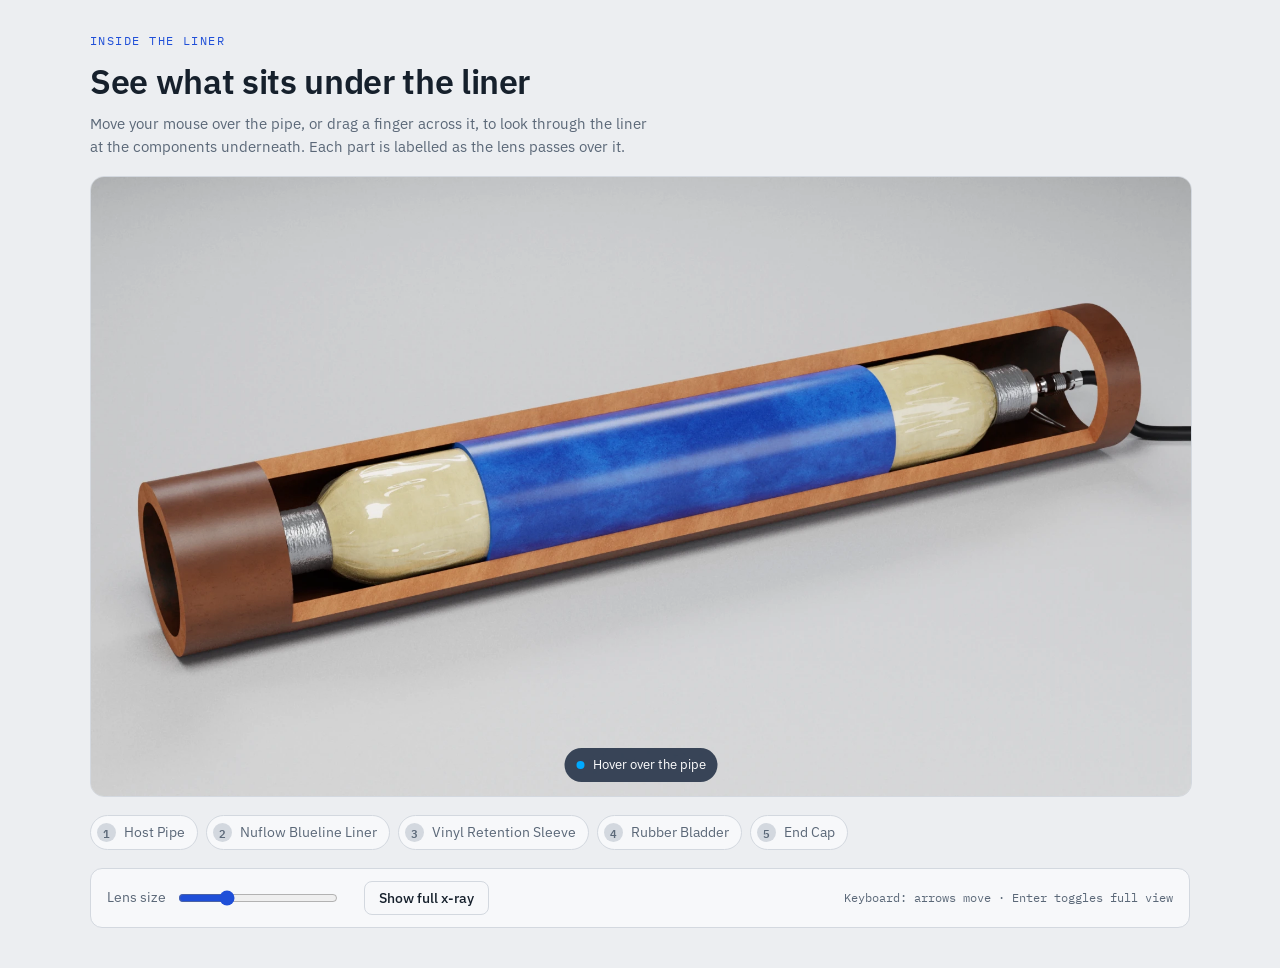
<file: liner-xray/index.html>
<!doctype html>
<html lang="en-AU">
<head>
<meta charset="utf-8">
<meta name="viewport" content="width=device-width, initial-scale=1, viewport-fit=cover">
<meta name="description" content="Move over the pipe cutaway to x-ray through the Nuflow Blueline Liner and see the components underneath.">
<title>Liner X-Ray View</title>
<link rel="preconnect" href="https://fonts.googleapis.com">
<link rel="preconnect" href="https://fonts.gstatic.com" crossorigin>
<link rel="stylesheet" href="https://fonts.googleapis.com/css2?family=IBM+Plex+Mono:wght@400;500&family=IBM+Plex+Sans:wght@400;500;600&display=swap">
<style>
  /* Layout: one centred stage (the render) with a slim caption above and controls below. */
  :root {
    --bg: #eceef1;
    --surface: #f7f8fa;
    --fg: #16202c;
    --muted: #5b6878;
    --line: #d3d8df;
    --accent: #1f4fd8;
    --scan: 0, 170, 255;
    --font-body: "IBM Plex Sans", system-ui, -apple-system, "Segoe UI", sans-serif;
    --font-mono: "IBM Plex Mono", ui-monospace, "Cascadia Mono", Consolas, monospace;
  }
  @media (prefers-color-scheme: dark) {
    :root:not([data-theme="light"]) {
      --bg: #10151c; --surface: #18202a; --fg: #e6ebf2; --muted: #93a0b2;
      --line: #2a3442; --accent: #6f95ff; color-scheme: dark;
    }
  }
  :root[data-theme="dark"] {
    --bg: #10151c; --surface: #18202a; --fg: #e6ebf2; --muted: #93a0b2;
    --line: #2a3442; --accent: #6f95ff; color-scheme: dark;
  }

  html, body { background: var(--bg); color: var(--fg); }
  body { font-family: var(--font-body); font-size: 15px; line-height: 1.5; }

  .wrap {
    max-width: 1100px; margin: 0 auto;
    padding-block: 32px 40px;
    padding-left: max(16px, env(safe-area-inset-left, 0px));
    padding-right: max(16px, env(safe-area-inset-right, 0px));
    display: grid; gap: 18px;
  }

  header { display: grid; gap: 6px; }
  .eyebrow {
    font-family: var(--font-mono); font-size: 12px; letter-spacing: .12em;
    text-transform: uppercase; color: var(--accent);
  }
  h1 { margin: 0; font-size: clamp(24px, 3.4vw, 34px); font-weight: 600; letter-spacing: -.01em; text-wrap: balance; }
  header p { margin: 0; color: var(--muted); max-width: 62ch; }

  /* Stage */
  .stage {
    position: relative; width: 100%; max-width: 100%;
    aspect-ratio: 2000 / 1125;
    border-radius: 14px; overflow: hidden;
    background: #e9e9e9;
    border: 1px solid var(--line);
    cursor: none; touch-action: none; user-select: none; -webkit-user-select: none;
    -webkit-tap-highlight-color: transparent;
    outline: none;
  }
  .stage:focus-visible { box-shadow: 0 0 0 3px var(--bg), 0 0 0 5px var(--accent); }
  .stage img {
    position: absolute; inset: 0; width: 100%; height: 100%;
    object-fit: cover; display: block; pointer-events: none; -webkit-user-drag: none;
  }
  .xray { clip-path: circle(0px at 50% 50%); will-change: clip-path; }

  /* Lens ring drawn over the reveal */
  .lens {
    position: absolute; left: 0; top: 0; width: 0; height: 0;
    border-radius: 50%; pointer-events: none; opacity: 0;
    transition: opacity .2s ease;
    box-shadow:
      0 0 0 1.5px rgba(255,255,255,.9),
      0 0 0 3px rgba(var(--scan), .55),
      0 8px 28px rgba(10, 30, 60, .28),
      inset 0 0 36px rgba(var(--scan), .28);
    overflow: hidden;
    will-change: transform, width, height;
  }
  .lens.on { opacity: 1; }
  .lens::before {               /* scanlines */
    content: ""; position: absolute; inset: -20% 0;
    background: repeating-linear-gradient(180deg, rgba(var(--scan), .10) 0 1px, transparent 1px 4px);
    animation: scan 2.4s linear infinite;
  }
  .lens::after {                /* crosshair ticks */
    content: ""; position: absolute; inset: 0;
    background:
      linear-gradient(rgba(255,255,255,.85), rgba(255,255,255,.85)) center top / 1.5px 10px no-repeat,
      linear-gradient(rgba(255,255,255,.85), rgba(255,255,255,.85)) center bottom / 1.5px 10px no-repeat,
      linear-gradient(rgba(255,255,255,.85), rgba(255,255,255,.85)) left center / 10px 1.5px no-repeat,
      linear-gradient(rgba(255,255,255,.85), rgba(255,255,255,.85)) right center / 10px 1.5px no-repeat;
  }
  @keyframes scan { from { transform: translateY(-8%); } to { transform: translateY(8%); } }

  .tag {
    position: absolute; left: 0; top: 0; pointer-events: none;
    font-family: var(--font-mono); font-size: 11px; font-weight: 500; letter-spacing: .14em;
    color: #fff; background: rgba(12, 28, 52, .78);
    padding: 3px 7px; border-radius: 4px; white-space: nowrap;
    opacity: 0; transition: opacity .2s ease;
  }
  .tag.on { opacity: 1; }

  .hint {
    position: absolute; left: 50%; bottom: 14px; transform: translateX(-50%);
    display: inline-flex; align-items: center; gap: 8px;
    font-size: 13px; color: #fff; background: rgba(12, 28, 52, .78);
    padding: 7px 12px; border-radius: 999px; pointer-events: none;
    transition: opacity .3s ease; white-space: nowrap;
  }
  .hint .dot { width: 8px; height: 8px; border-radius: 50%; background: rgb(var(--scan)); animation: pulse 1.6s ease-in-out infinite; }
  .hint.gone { opacity: 0; }
  @keyframes pulse { 50% { transform: scale(1.6); opacity: .4; } }

  /* Controls */
  .controls {
    display: flex; flex-wrap: wrap; align-items: center; gap: 12px 24px;
    padding: 12px 16px; border: 1px solid var(--line); border-radius: 12px; background: var(--surface);
  }
  .controls label { display: inline-flex; align-items: center; gap: 10px; font-size: 14px; color: var(--muted); }
  .controls input[type=range] { width: 160px; max-width: 40vw; accent-color: var(--accent); }
  .btn {
    font: 500 14px/1 var(--font-body); color: var(--fg); background: transparent;
    border: 1px solid var(--line); border-radius: 8px; padding: 9px 14px; cursor: pointer;
  }
  .btn:hover { border-color: var(--accent); color: var(--accent); }
  .btn:focus-visible { outline: 2px solid var(--accent); outline-offset: 2px; }
  .btn[aria-pressed="true"] { background: var(--accent); border-color: var(--accent); color: #fff; }
  .keys { margin-left: auto; font-family: var(--font-mono); font-size: 12px; color: var(--muted); }
  @media (max-width: 640px) { .keys { display: none; } .stage { border-radius: 10px; } }
  @media (hover: none) { .stage { cursor: default; } }

  /* Callouts: anchor dot on the part, leader line, label chip */
  .leaders {
    position: absolute; inset: 0; width: 100%; height: 100%; pointer-events: none;
    filter: drop-shadow(0 0 1.5px rgba(8, 20, 40, .7));
  }
  .leaders line { stroke: #fff; stroke-width: 1.5; vector-effect: non-scaling-stroke; opacity: 0; transition: opacity .2s ease; }
  .leaders line.on { opacity: .95; }
  .pin {
    position: absolute; width: 10px; height: 10px; margin: -5px 0 0 -5px; border-radius: 50%;
    background: #fff; pointer-events: none;
    box-shadow: 0 0 0 2px rgb(var(--scan)), 0 0 0 4px rgba(8, 20, 40, .3);
    opacity: 0; transform: scale(.3); transition: opacity .2s ease, transform .2s ease;
  }
  .callout {
    position: absolute; transform: translate(-50%, -50%) scale(.92); pointer-events: none;
    display: inline-flex; align-items: center; gap: 7px; white-space: nowrap;
    font-size: 13px; font-weight: 500; color: #fff;
    background: rgba(12, 28, 52, .86); padding: 5px 10px 5px 5px; border-radius: 6px;
    box-shadow: 0 4px 14px rgba(8, 20, 40, .25);
    opacity: 0; transition: opacity .2s ease, transform .2s ease;
  }
  .pin.on, .callout.on { opacity: 1; }
  .pin.on { transform: scale(1); }
  .callout.on { transform: translate(-50%, -50%) scale(1); }
  .num {
    display: inline-grid; place-items: center; width: 19px; height: 19px; border-radius: 50%;
    background: rgb(var(--scan)); color: #04203a; font: 600 11px/1 var(--font-mono);
    font-variant-numeric: tabular-nums;
  }
  .stage.compact .callout { padding: 3px; gap: 0; }
  .stage.compact .callout .name { display: none; }

  /* Key under the stage, lit for parts currently in view */
  .legend {
    list-style: none; margin: 0; padding: 0;
    display: flex; flex-wrap: wrap; gap: 8px;
  }
  .legend li {
    display: inline-flex; align-items: center; gap: 8px;
    padding: 6px 12px 6px 6px; border-radius: 999px;
    border: 1px solid var(--line); background: var(--surface); color: var(--muted);
    font-size: 14px; transition: border-color .2s ease, color .2s ease, background .2s ease;
  }
  .legend li .num { background: var(--line); color: var(--muted); transition: background .2s ease, color .2s ease; }
  .legend li.lit { border-color: rgb(var(--scan)); color: var(--fg); }
  .legend li.lit .num { background: rgb(var(--scan)); color: #04203a; }

  @media (prefers-reduced-motion: reduce) {
    .lens::before, .hint .dot { animation: none; }
    .pin, .callout, .leaders line, .legend li { transition: none; }
  }
</style>

<style>
  :root { color-scheme: light; padding-top: env(safe-area-inset-top, 0px); padding-bottom: env(safe-area-inset-bottom, 0px); }
  body { margin: 0; -webkit-text-size-adjust: 100%; }
  img { max-width: 100%; }
  [hidden] { display: none !important; }

  /* Embed mode (?embed): no heading, no outer padding, transparent page so it sits on the host site */
  html.embed header { display: none; }
  html.embed .wrap { max-width: none; padding: 2px; }
  html.embed, html.embed body { background: transparent; }
</style>
<script>
  // ?embed hides the heading; ?theme=light|dark forces a theme (embed defaults to light).
  (function () {
    var q = new URLSearchParams(location.search), root = document.documentElement;
    var embed = q.has('embed'), theme = q.get('theme');
    if (embed) root.classList.add('embed');
    if (theme === 'light' || theme === 'dark') root.setAttribute('data-theme', theme);
    else if (embed) root.setAttribute('data-theme', 'light');
  })();
</script>
</head>
<body>
<div class="wrap">
  <header>
    <span class="eyebrow">Inside the liner</span>
    <h1>See what sits under the liner</h1>
    <p>Move your mouse over the pipe, or drag a finger across it, to look through the liner at the components underneath. Each part is labelled as the lens passes over it.</p>
  </header>

  <div class="stage" id="stage" tabindex="0" role="img"
       aria-label="Cutaway of a host pipe with a liner on an inflatable packer. Move the lens over the liner to reveal the components underneath.">
    <img src="liner-outer.webp" alt="" draggable="false">
    <img class="xray" id="xray" src="liner-xray.webp" alt="" draggable="false">
    <svg class="leaders" id="leaders" viewBox="0 0 2000 1125" preserveAspectRatio="none" aria-hidden="true"></svg>
    <div class="lens" id="lens"></div>
    <div id="pins" aria-hidden="true"></div>
    <div class="tag" id="tag">X-RAY</div>
    <div class="hint" id="hint"><span class="dot"></span><span id="hintText">Hover over the pipe</span></div>
  </div>

  <ol class="legend" id="legend" aria-label="Components"></ol>

  <div class="controls">
    <label for="size">Lens size <input id="size" type="range" min="8" max="40" value="17"></label>
    <button class="btn" id="full" type="button" aria-pressed="false">Show full x-ray</button>
    <span class="keys">Keyboard: arrows move · Enter toggles full view</span>
  </div>
</div>

<script>
(() => {
  const stage = document.getElementById('stage');
  const xray  = document.getElementById('xray');
  const lens  = document.getElementById('lens');
  const tag   = document.getElementById('tag');
  const hint  = document.getElementById('hint');
  const size  = document.getElementById('size');
  const fullBtn = document.getElementById('full');
  const reduce = matchMedia('(prefers-reduced-motion: reduce)').matches;
  if (matchMedia('(hover: none)').matches) document.getElementById('hintText').textContent = 'Drag across the pipe';

  // Positions are fractions of the stage; radius is a fraction of stage width.
  let tx = .5, ty = .5, x = .5, y = .5;
  let r = 0, tr = 0;
  let base = +size.value / 100;
  let active = false, full = false, raf = 0;

  const FULL_R = 1.25; // enough to cover the whole frame from any point

  // Components: anchor point on the part and label position, in render pixels (2000 x 1125).
  const PARTS = [
    { name: 'Host Pipe',              a: [300, 600],  l: [250, 930] },
    { name: 'Nuflow Blueline Liner',  a: [740, 600],  l: [560, 300] },
    { name: 'Vinyl Retention Sleeve', a: [790, 560],  l: [1000, 210] },
    { name: 'Rubber Bladder',         a: [1100, 515], l: [1130, 840] },
    { name: 'End Cap',                a: [1675, 390], l: [1640, 140] },
  ];
  const W0 = 2000, H0 = 1125, NS = 'http://www.w3.org/2000/svg';
  const svg = document.getElementById('leaders');
  const pinsEl = document.getElementById('pins');
  const legend = document.getElementById('legend');
  PARTS.forEach((p, i) => {
    const n = i + 1;
    p.line = document.createElementNS(NS, 'line');
    p.line.setAttribute('x1', p.a[0]); p.line.setAttribute('y1', p.a[1]);
    p.line.setAttribute('x2', p.l[0]); p.line.setAttribute('y2', p.l[1]);
    svg.appendChild(p.line);
    p.pin = document.createElement('div'); p.pin.className = 'pin';
    p.pin.style.left = (p.a[0] / W0 * 100) + '%'; p.pin.style.top = (p.a[1] / H0 * 100) + '%';
    p.label = document.createElement('div'); p.label.className = 'callout';
    p.label.style.left = (p.l[0] / W0 * 100) + '%'; p.label.style.top = (p.l[1] / H0 * 100) + '%';
    p.label.innerHTML = `<span class="num">${n}</span><span class="name">${p.name}</span>`;
    pinsEl.append(p.pin, p.label);
    p.key = document.createElement('li');
    p.key.innerHTML = `<span class="num">${n}</span>${p.name}`;
    legend.appendChild(p.key);
    p.shown = null;
  });

  function target() { tr = full ? FULL_R : (active ? base : 0); kick(); }

  function point(e) {
    const b = stage.getBoundingClientRect();
    tx = Math.min(1, Math.max(0, (e.clientX - b.left) / b.width));
    ty = Math.min(1, Math.max(0, (e.clientY - b.top) / b.height));
  }

  function draw() {
    const w = stage.clientWidth, h = stage.clientHeight;
    const X = x * w, Y = y * h, R = Math.max(0, r * w);
    xray.style.clipPath = `circle(${R.toFixed(1)}px at ${X.toFixed(1)}px ${Y.toFixed(1)}px)`;
    const showRing = R > 2 && !full;
    lens.classList.toggle('on', showRing);
    tag.classList.toggle('on', showRing && R > 28);
    lens.style.width = lens.style.height = (2 * R) + 'px';
    lens.style.transform = `translate(${X - R}px, ${Y - R}px)`;
    tag.style.transform = `translate(${X + R * .62}px, ${Y - R * .9}px)`;

    // A part is labelled while its anchor sits inside the lens, or always in full view.
    stage.classList.toggle('compact', w < 640);
    const fullView = full && r > 1;
    for (const p of PARTS) {
      const dx = p.a[0] / W0 * w - X, dy = p.a[1] / H0 * h - Y;
      const on = fullView || (R > 12 && Math.hypot(dx, dy) < R * .9);
      if (on === p.shown) continue;
      p.shown = on;
      p.line.classList.toggle('on', on);
      p.pin.classList.toggle('on', on);
      p.label.classList.toggle('on', on);
      p.key.classList.toggle('lit', on);
    }
  }

  function step() {
    const k = reduce ? 1 : .22, kr = reduce ? 1 : (full ? .09 : .18);
    x += (tx - x) * k; y += (ty - y) * k; r += (tr - r) * kr;
    draw();
    const settled = Math.abs(tx - x) < .0005 && Math.abs(ty - y) < .0005 && Math.abs(tr - r) < .0005;
    if (settled) { x = tx; y = ty; r = tr; draw(); raf = 0; return; }
    raf = requestAnimationFrame(step);
  }
  function kick() { if (!raf) raf = requestAnimationFrame(step); }

  function dismissHint() { hint.classList.add('gone'); }

  // Mouse / pen
  stage.addEventListener('pointerenter', e => {
    if (e.pointerType === 'touch') return;
    point(e); if (!active && !full) { x = tx; y = ty; }
    active = true; target(); dismissHint();
  });
  stage.addEventListener('pointermove', e => {
    if (e.pointerType === 'touch' && !touching) return;
    point(e); if (!active) { active = true; target(); }
    kick();
  });
  stage.addEventListener('pointerleave', e => {
    if (e.pointerType === 'touch') return;
    active = false; target();
  });

  // Touch: lens follows the finger and stays where it was lifted
  let touching = false;
  const endTouch = e => { if (e.pointerType === 'touch') touching = false; };
  stage.addEventListener('pointerup', endTouch);
  stage.addEventListener('pointercancel', endTouch);
  stage.addEventListener('pointerdown', e => {
    if (e.pointerType !== 'touch') return;
    touching = true;
    try { stage.setPointerCapture(e.pointerId); } catch (_) {}
    point(e); if (!active) { x = tx; y = ty; }
    active = true; target(); dismissHint();
  });

  // Tap outside the stage hides a resting touch lens
  document.addEventListener('pointerdown', e => {
    if (e.pointerType === 'touch' && !stage.contains(e.target) && active && !full) { active = false; target(); }
  });

  // Keyboard
  stage.addEventListener('focus', () => { if (!active) { active = true; target(); } dismissHint(); });
  stage.addEventListener('blur', () => { active = false; target(); });
  stage.addEventListener('keydown', e => {
    const d = e.shiftKey ? .08 : .03;
    const moves = { ArrowLeft: [-d, 0], ArrowRight: [d, 0], ArrowUp: [0, -d], ArrowDown: [0, d] };
    if (moves[e.key]) {
      e.preventDefault();
      tx = Math.min(1, Math.max(0, tx + moves[e.key][0]));
      ty = Math.min(1, Math.max(0, ty + moves[e.key][1]));
      kick();
    } else if (e.key === 'Enter' || e.key === ' ') {
      e.preventDefault(); setFull(!full);
    }
  });

  // Controls
  size.addEventListener('input', () => { base = +size.value / 100; if (!active && !full) { active = true; } target(); });
  function setFull(on) {
    full = on; fullBtn.setAttribute('aria-pressed', String(on));
    fullBtn.textContent = on ? 'Hide full x-ray' : 'Show full x-ray';
    if (on) dismissHint();
    target();
  }
  fullBtn.addEventListener('click', () => setFull(!full));

  addEventListener('resize', draw);
  draw();
})();
</script>

<script>
  // In embed mode, tell the host page how tall the content is so the iframe can fit it.
  (function () {
    if (!document.documentElement.classList.contains('embed') || window.parent === window) return;
    var last = 0;
    function send() {
      var h = Math.ceil(document.querySelector('.wrap').getBoundingClientRect().height);
      if (h !== last) { last = h; window.parent.postMessage({ type: 'nuflow-liner-xray:height', height: h }, '*'); }
    }
    new ResizeObserver(send).observe(document.querySelector('.wrap'));
    addEventListener('load', send);
  })();
</script>

</body>
</html>
</file>
